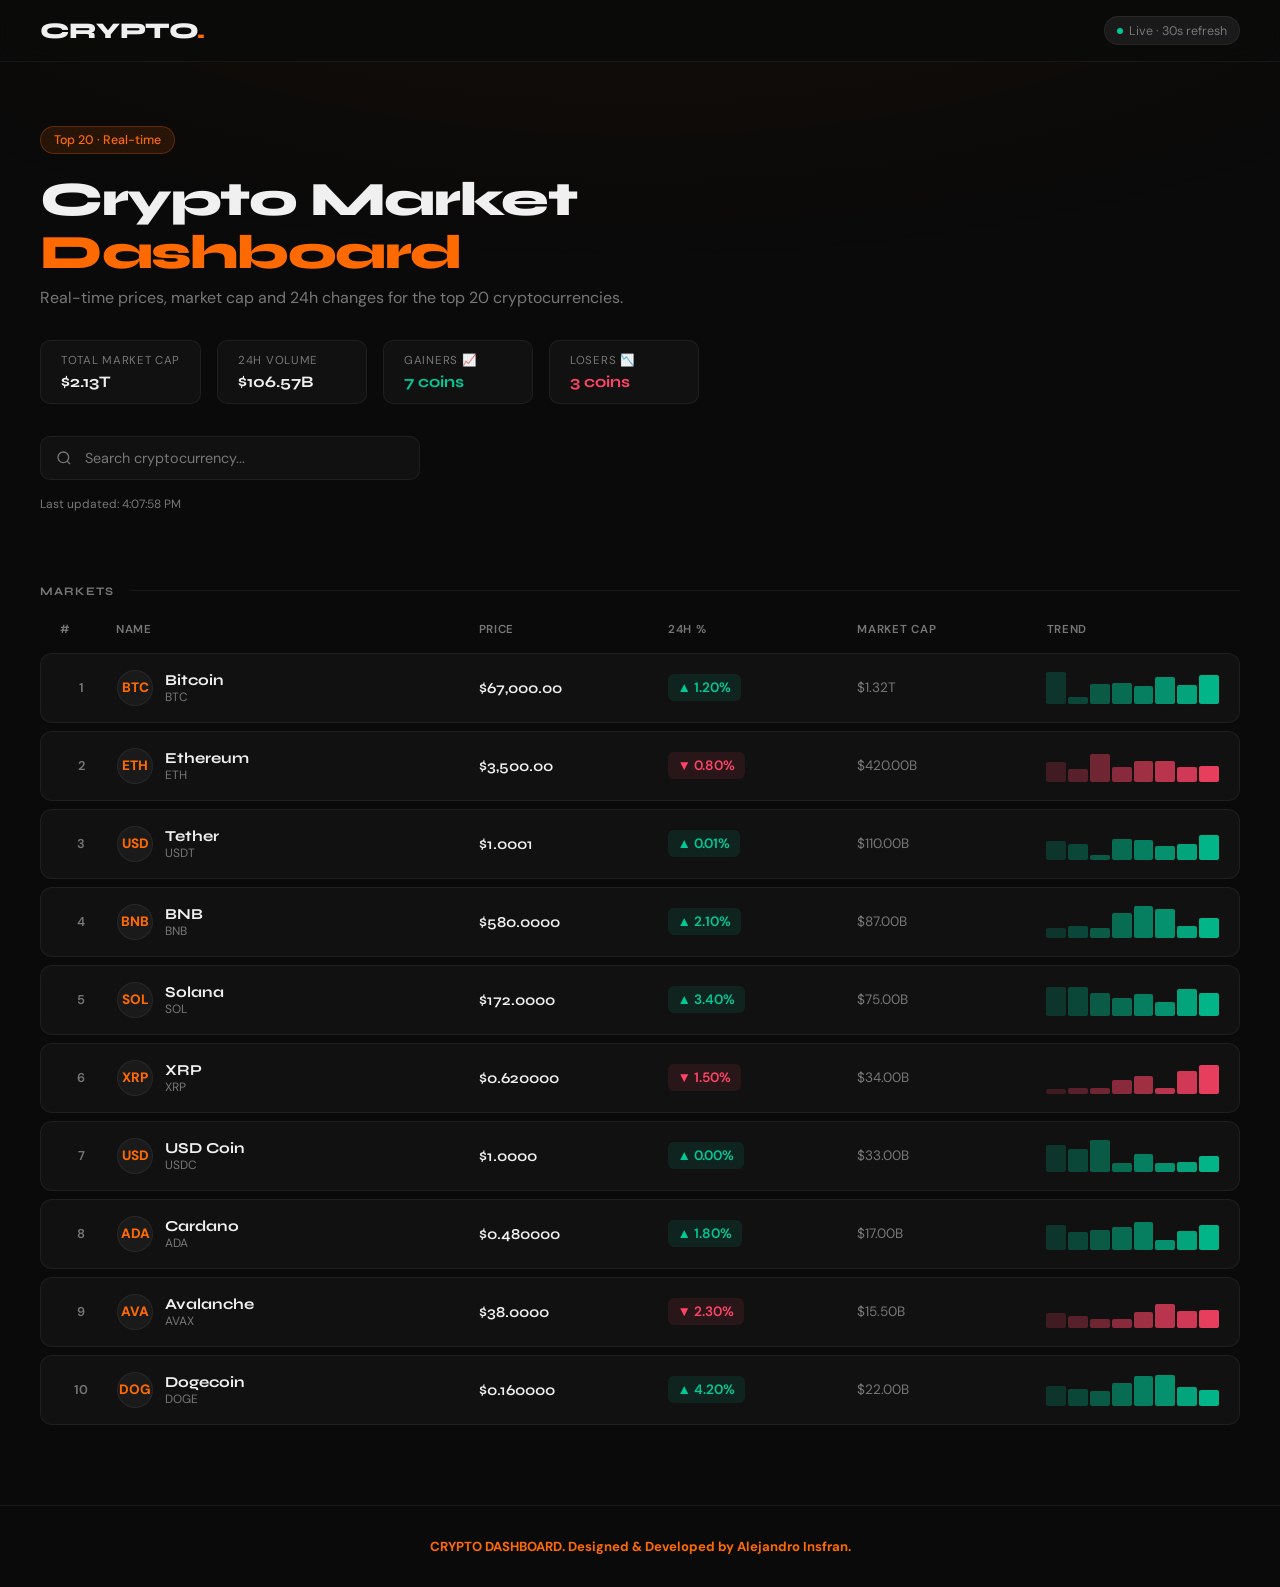
<file: index.html>
<!DOCTYPE html>
<html lang="en">
<head>
<meta charset="UTF-8">
<meta name="viewport" content="width=device-width, initial-scale=1.0">
<title>Crypto Market Dashboard</title>
<link href="https://fonts.googleapis.com/css2?family=Syne:wght@400;600;700;800&family=DM+Sans:wght@300;400;500&display=swap" rel="stylesheet">
<style>
:root {
  --orange: #ff6a00;
  --orange-glow: rgba(255,106,0,0.12);
  --bg: #0a0a0a;
  --surface: #111111;
  --surface2: #1a1a1a;
  --border: rgba(255,255,255,0.06);
  --text: #f0f0f0;
  --text-muted: #777;
  --green: #00c896;
  --green-glow: rgba(0,200,150,0.1);
  --red: #ff4466;
  --red-glow: rgba(255,68,102,0.1);
}
* { margin:0; padding:0; box-sizing:border-box; }
body { background:var(--bg); color:var(--text); font-family:'DM Sans', sans-serif; min-height:100vh; }
body::before {
  content:''; position:fixed; inset:0;
  background: radial-gradient(ellipse 80% 50% at 50% -20%, rgba(255,106,0,0.06), transparent);
  pointer-events:none; z-index:0;
}

header {
  position:sticky; top:0; z-index:50;
  background:rgba(10,10,10,0.9); backdrop-filter:blur(20px);
  border-bottom:1px solid var(--border);
  padding:1rem 2.5rem;
  display:flex; align-items:center; justify-content:space-between;
}
.logo { font-family:'Syne', sans-serif; font-weight:800; font-size:1.4rem; letter-spacing:-0.02em; }
.logo span { color:var(--orange); }
.live-badge {
  display:flex; align-items:center; gap:0.4rem;
  font-size:0.78rem; color:var(--text-muted);
  background:var(--surface2); border:1px solid var(--border);
  padding:0.35rem 0.75rem; border-radius:100px;
}
.live-dot { width:6px; height:6px; border-radius:50%; background:var(--green); animation:pulse 2s infinite; }
@keyframes pulse { 0%,100%{opacity:1} 50%{opacity:0.3} }

.hero { max-width:1300px; margin:0 auto; padding:4rem 2.5rem 2.5rem; position:relative; z-index:1; }
.hero-tag {
  display:inline-flex; align-items:center; gap:0.4rem;
  background:var(--orange-glow); border:1px solid rgba(255,106,0,0.25);
  color:var(--orange); padding:0.3rem 0.8rem; border-radius:100px;
  font-size:0.78rem; font-weight:500; margin-bottom:1.25rem;
}
.hero h1 {
  font-family:'Syne', sans-serif; font-size:clamp(1.8rem, 4vw, 3rem);
  font-weight:800; letter-spacing:-0.03em; line-height:1.1; margin-bottom:0.5rem;
}
.hero h1 span { color:var(--orange); }
.hero p { color:var(--text-muted); font-size:1rem; margin-bottom:2rem; }

.stats-bar { display:flex; gap:1rem; flex-wrap:wrap; margin-bottom:2rem; }
.stat-chip {
  background:var(--surface); border:1px solid var(--border);
  border-radius:10px; padding:0.75rem 1.25rem;
  display:flex; flex-direction:column; gap:0.2rem; min-width:150px;
}
.stat-chip-label { font-size:0.72rem; color:var(--text-muted); text-transform:uppercase; letter-spacing:0.06em; }
.stat-chip-value { font-family:'Syne', sans-serif; font-size:1rem; font-weight:700; }

.search-wrap { position:relative; max-width:380px; margin-bottom:1rem; }
.search-wrap svg { position:absolute; left:1rem; top:50%; transform:translateY(-50%); color:var(--text-muted); pointer-events:none; }
#search {
  width:100%; background:var(--surface); border:1px solid var(--border); color:var(--text);
  padding:0.75rem 1rem 0.75rem 2.75rem; border-radius:10px;
  font-family:'DM Sans', sans-serif; font-size:0.9rem; outline:none; transition:border-color 0.2s;
}
#search::placeholder { color:var(--text-muted); }
#search:focus { border-color:rgba(255,106,0,0.4); }
#last-updated { font-size:0.75rem; color:var(--text-muted); margin-bottom:2rem; }

.table-header { max-width:1300px; margin:0 auto; padding:0 2.5rem 0.5rem; position:relative; z-index:1; }
.section-label {
  font-family:'Syne', sans-serif; font-size:0.72rem; font-weight:700;
  letter-spacing:0.1em; text-transform:uppercase; color:var(--text-muted);
  margin-bottom:1rem; display:flex; align-items:center; gap:1rem;
}
.section-label::after { content:''; flex:1; height:1px; background:var(--border); }
.col-headers {
  display:grid; grid-template-columns: 40px 2fr 1fr 1fr 1fr 1fr;
  gap:1rem; padding:0.5rem 1.25rem;
  font-size:0.72rem; color:var(--text-muted); text-transform:uppercase; letter-spacing:0.06em; font-weight:600;
}

.coins-section { max-width:1300px; margin:0 auto; padding:0 2.5rem 5rem; position:relative; z-index:1; }
#crypto-list { display:flex; flex-direction:column; gap:0.5rem; }

.crypto-card {
  background:var(--surface); border:1px solid var(--border); border-radius:12px;
  padding:1rem 1.25rem; display:grid;
  grid-template-columns: 40px 2fr 1fr 1fr 1fr 1fr;
  gap:1rem; align-items:center;
  transition:all 0.25s cubic-bezier(0.23,1,0.32,1);
  animation: fadeUp 0.4s ease both;
}
.crypto-card:hover { border-color:rgba(255,106,0,0.25); background:var(--surface2); transform:translateX(4px); }
@keyframes fadeUp { from{opacity:0;transform:translateY(12px)} to{opacity:1;transform:translateY(0)} }
@keyframes flashGreen { 0%,100%{background:var(--surface)} 50%{background:rgba(0,200,150,0.08)} }
@keyframes flashRed   { 0%,100%{background:var(--surface)} 50%{background:rgba(255,68,102,0.08)} }
.flash-up   { animation:flashGreen 0.8s ease; }
.flash-down { animation:flashRed 0.8s ease; }

.coin-rank { font-size:0.8rem; color:var(--text-muted); font-weight:600; text-align:center; }
.coin-info { display:flex; align-items:center; gap:0.75rem; }
.coin-icon {
  width:36px; height:36px; border-radius:50%; flex-shrink:0; overflow:hidden;
  background:var(--surface2); border:1px solid var(--border);
  display:flex; align-items:center; justify-content:center;
}
.coin-icon img { width:100%; height:100%; object-fit:contain; border-radius:50%; }
.coin-name { font-family:'Syne', sans-serif; font-size:0.95rem; font-weight:700; }
.coin-symbol { font-size:0.75rem; color:var(--text-muted); text-transform:uppercase; }
.coin-price { font-family:'Syne', sans-serif; font-size:0.95rem; font-weight:600; }
.coin-change {
  display:inline-flex; align-items:center; gap:0.3rem;
  font-size:0.85rem; font-weight:600; padding:0.3rem 0.6rem; border-radius:6px; width:fit-content;
}
.coin-change.up   { color:var(--green); background:var(--green-glow); }
.coin-change.down { color:var(--red);   background:var(--red-glow); }
.coin-mcap { font-size:0.85rem; color:var(--text-muted); }
.mini-chart { height:32px; display:flex; align-items:flex-end; gap:2px; }
.mini-bar { flex:1; border-radius:2px; min-height:4px; }

.skeleton {
  background:linear-gradient(90deg, var(--surface) 25%, var(--surface2) 50%, var(--surface) 75%);
  background-size:200% 100%; animation:shimmer 1.5s infinite; border-radius:8px; height:20px;
}
@keyframes shimmer { 0%{background-position:200% 0} 100%{background-position:-200% 0} }
.skeleton-card {
  background:var(--surface); border:1px solid var(--border); border-radius:12px;
  padding:1rem 1.25rem; display:grid;
  grid-template-columns:40px 2fr 1fr 1fr 1fr 1fr;
  gap:1rem; align-items:center; margin-bottom:0.5rem;
}

.error-msg { text-align:center; padding:3rem; color:var(--text-muted); }
.error-msg strong { color:var(--red); display:block; margin-bottom:0.5rem; font-size:1.1rem; }

footer {
  text-align:center; padding:2rem; color:var(--text-muted); font-size:0.82rem;
  border-top:1px solid var(--border); position:relative; z-index:1;
}
footer strong { color:var(--orange); }

@media(max-width:900px) {
  .col-headers { display:none; }
  .crypto-card { grid-template-columns:40px 1fr 1fr; }
  .coin-mcap, .mini-chart { display:none; }
}
@media(max-width:640px) {
  header, .hero, .table-header, .coins-section { padding-left:1.25rem; padding-right:1.25rem; }
}
</style>
</head>
<body>

<header>
  <div class="logo">CRYPTO<span>.</span></div>
  <div class="live-badge"><span class="live-dot"></span>Live · 30s refresh</div>
</header>

<section class="hero">
  <div class="hero-tag">Top 20 · Real-time</div>
  <h1>Crypto Market<br><span>Dashboard</span></h1>
  <p>Real-time prices, market cap and 24h changes for the top 20 cryptocurrencies.</p>
  <div class="stats-bar">
    <div class="stat-chip"><span class="stat-chip-label">Total Market Cap</span><span class="stat-chip-value" id="totalMcap">—</span></div>
    <div class="stat-chip"><span class="stat-chip-label">24h Volume</span><span class="stat-chip-value" id="totalVolume">—</span></div>
    <div class="stat-chip"><span class="stat-chip-label">Gainers 📈</span><span class="stat-chip-value" id="gainers" style="color:var(--green)">—</span></div>
    <div class="stat-chip"><span class="stat-chip-label">Losers 📉</span><span class="stat-chip-value" id="losers" style="color:var(--red)">—</span></div>
  </div>
  <div class="search-wrap">
    <svg width="16" height="16" fill="none" stroke="currentColor" stroke-width="2" viewBox="0 0 24 24"><circle cx="11" cy="11" r="8"/><line x1="21" y1="21" x2="16.65" y2="16.65"/></svg>
    <input type="text" id="search" placeholder="Search cryptocurrency...">
  </div>
  <div id="last-updated"></div>
</section>

<div class="table-header">
  <div class="section-label">Markets</div>
  <div class="col-headers">
    <span>#</span><span>Name</span><span>Price</span><span>24h %</span><span>Market Cap</span><span>Trend</span>
  </div>
</div>

<section class="coins-section">
  <div id="crypto-list"></div>
</section>

<footer><strong>CRYPTO DASHBOARD. Designed & Developed by Alejandro Insfran.</strong></footer>
<script>
let coins = [];
let prevPrices = {};

function formatUSD(n) {
  n = parseFloat(n);
  if (isNaN(n)) return '—';
  if (n >= 1e12) return `$${(n/1e12).toFixed(2)}T`;
  if (n >= 1e9)  return `$${(n/1e9).toFixed(2)}B`;
  if (n >= 1e6)  return `$${(n/1e6).toFixed(2)}M`;
  return `$${n.toLocaleString()}`;
}

function formatPrice(p) {
  p = parseFloat(p);
  if (isNaN(p)) return '—';
  if (p >= 1000) return `$${p.toLocaleString('en-US',{minimumFractionDigits:2,maximumFractionDigits:2})}`;
  if (p >= 1)    return `$${p.toFixed(4)}`;
  return `$${p.toFixed(6)}`;
}

function getMiniChart(change) {
  const isUp = parseFloat(change) >= 0;
  const color = isUp ? 'var(--green)' : 'var(--red)';
  return Array.from({length:8}, (_,j) => {
    const h = 15 + Math.random() * 85;
    return `<div class="mini-bar" style="height:${h}%;background:${color};opacity:${0.2+j*0.1}"></div>`;
  }).join('');
}

function renderSkeletons() {
  const list = document.getElementById('crypto-list');
  list.innerHTML = '';
  for (let i = 0; i < 10; i++) {
    const s = document.createElement('div');
    s.className = 'skeleton-card';
    s.innerHTML = `
      <div class="skeleton" style="width:24px;height:24px;border-radius:50%"></div>
      <div style="display:flex;gap:.75rem;align-items:center">
        <div class="skeleton" style="width:36px;height:36px;border-radius:50%;flex-shrink:0"></div>
        <div style="flex:1;display:flex;flex-direction:column;gap:.3rem">
          <div class="skeleton" style="width:80px"></div>
          <div class="skeleton" style="width:40px;height:14px"></div>
        </div>
      </div>
      <div class="skeleton" style="width:80px"></div>
      <div class="skeleton" style="width:60px"></div>
      <div class="skeleton" style="width:90px"></div>
      <div class="skeleton" style="width:60px;height:32px"></div>
    `;
    list.appendChild(s);
  }
}

function renderCoins(data) {
  const list = document.getElementById('crypto-list');
  list.innerHTML = '';
  if (!data.length) {
    list.innerHTML = `<div class="error-msg">No results found.</div>`;
    return;
  }
  data.forEach((coin, i) => {
    const change = parseFloat(coin.changePercent24Hr) || 0;
    const isUp = change >= 0;
    const price = parseFloat(coin.priceUsd);
    const prev = prevPrices[coin.id];
    let flash = '';
    if (prev !== undefined) {
      if (price > prev) flash = 'flash-up';
      else if (price < prev) flash = 'flash-down';
    }
    prevPrices[coin.id] = price;

    const card = document.createElement('div');
    card.className = `crypto-card ${flash}`;
    card.style.animationDelay = `${i * 0.035}s`;
    card.innerHTML = `
      <span class="coin-rank">${coin.rank}</span>
      <div class="coin-info">
        <div class="coin-icon">
          <img src="https://assets.coincap.io/assets/icons/${coin.symbol.toLowerCase()}@2x.png"
            alt="${coin.symbol}"
            onerror="this.outerHTML='<span style=font-size:.85rem;font-weight:800;color:var(--orange)>${coin.symbol.slice(0,3)}</span>'">
        </div>
        <div>
          <div class="coin-name">${coin.name}</div>
          <div class="coin-symbol">${coin.symbol}</div>
        </div>
      </div>
      <div class="coin-price">${formatPrice(coin.priceUsd)}</div>
      <div class="coin-change ${isUp?'up':'down'}">${isUp?'▲':'▼'} ${Math.abs(change).toFixed(2)}%</div>
      <div class="coin-mcap">${formatUSD(coin.marketCapUsd)}</div>
      <div class="mini-chart">${getMiniChart(change)}</div>
    `;
    list.appendChild(card);
  });
}

function updateStats(data) {
  const mcap = data.reduce((a,b) => a + parseFloat(b.marketCapUsd||0), 0);
  const vol  = data.reduce((a,b) => a + parseFloat(b.volumeUsd24Hr||0), 0);
  const g = data.filter(c => parseFloat(c.changePercent24Hr) >= 0).length;
  document.getElementById('totalMcap').textContent   = formatUSD(mcap);
  document.getElementById('totalVolume').textContent = formatUSD(vol);
  document.getElementById('gainers').textContent     = `${g} coins`;
  document.getElementById('losers').textContent      = `${data.length - g} coins`;
}

// Intentamos CoinCap v2, si falla usamos v3
async function loadCrypto() {
  if (!coins.length) renderSkeletons();

  const urls = [
    'https://api.coincap.io/v2/assets?limit=20',
    'https://api.coincap.io/v3/assets?limit=20&apiKey=',
  ];

  let data = null;

  for (const url of urls) {
    try {
      const res = await fetch(url);
      if (!res.ok) continue;
      const json = await res.json();
      // v2 devuelve { data: [...] }, v3 igual
      if (json.data && json.data.length) { data = json.data; break; }
    } catch(e) { continue; }
  }

  if (!data) {
    // Fallback: datos estáticos de muestra para que no quede vacío
    data = getFallbackData();
  }

  coins = data;
  renderCoins(coins);
  updateStats(coins);
  document.getElementById('last-updated').textContent =
    `Last updated: ${new Date().toLocaleTimeString()}`;
}

// Datos de muestra por si la API no responde
function getFallbackData() {
  return [
    {rank:'1', id:'bitcoin',   name:'Bitcoin',   symbol:'BTC', priceUsd:'67000',  changePercent24Hr:'1.2',  marketCapUsd:'1320000000000', volumeUsd24Hr:'28000000000'},
    {rank:'2', id:'ethereum',  name:'Ethereum',  symbol:'ETH', priceUsd:'3500',   changePercent24Hr:'-0.8', marketCapUsd:'420000000000',  volumeUsd24Hr:'14000000000'},
    {rank:'3', id:'tether',    name:'Tether',    symbol:'USDT',priceUsd:'1.0001', changePercent24Hr:'0.01', marketCapUsd:'110000000000',  volumeUsd24Hr:'50000000000'},
    {rank:'4', id:'bnb',       name:'BNB',       symbol:'BNB', priceUsd:'580',    changePercent24Hr:'2.1',  marketCapUsd:'87000000000',   volumeUsd24Hr:'1800000000'},
    {rank:'5', id:'solana',    name:'Solana',    symbol:'SOL', priceUsd:'172',    changePercent24Hr:'3.4',  marketCapUsd:'75000000000',   volumeUsd24Hr:'3200000000'},
    {rank:'6', id:'xrp',       name:'XRP',       symbol:'XRP', priceUsd:'0.62',   changePercent24Hr:'-1.5', marketCapUsd:'34000000000',   volumeUsd24Hr:'1500000000'},
    {rank:'7', id:'usdc',      name:'USD Coin',  symbol:'USDC',priceUsd:'1.0000', changePercent24Hr:'0.00', marketCapUsd:'33000000000',   volumeUsd24Hr:'6000000000'},
    {rank:'8', id:'cardano',   name:'Cardano',   symbol:'ADA', priceUsd:'0.48',   changePercent24Hr:'1.8',  marketCapUsd:'17000000000',   volumeUsd24Hr:'450000000'},
    {rank:'9', id:'avalanche', name:'Avalanche', symbol:'AVAX',priceUsd:'38',     changePercent24Hr:'-2.3', marketCapUsd:'15500000000',   volumeUsd24Hr:'520000000'},
    {rank:'10',id:'dogecoin',  name:'Dogecoin',  symbol:'DOGE',priceUsd:'0.16',   changePercent24Hr:'4.2',  marketCapUsd:'22000000000',   volumeUsd24Hr:'1100000000'},
  ];
}

document.getElementById('search').addEventListener('input', function() {
  const val = this.value.toLowerCase();
  const filtered = coins.filter(c =>
    c.name.toLowerCase().includes(val) || c.symbol.toLowerCase().includes(val)
  );
  renderCoins(filtered);
});

loadCrypto();
setInterval(loadCrypto, 30000);
</script>
</body>
</html>
</file>
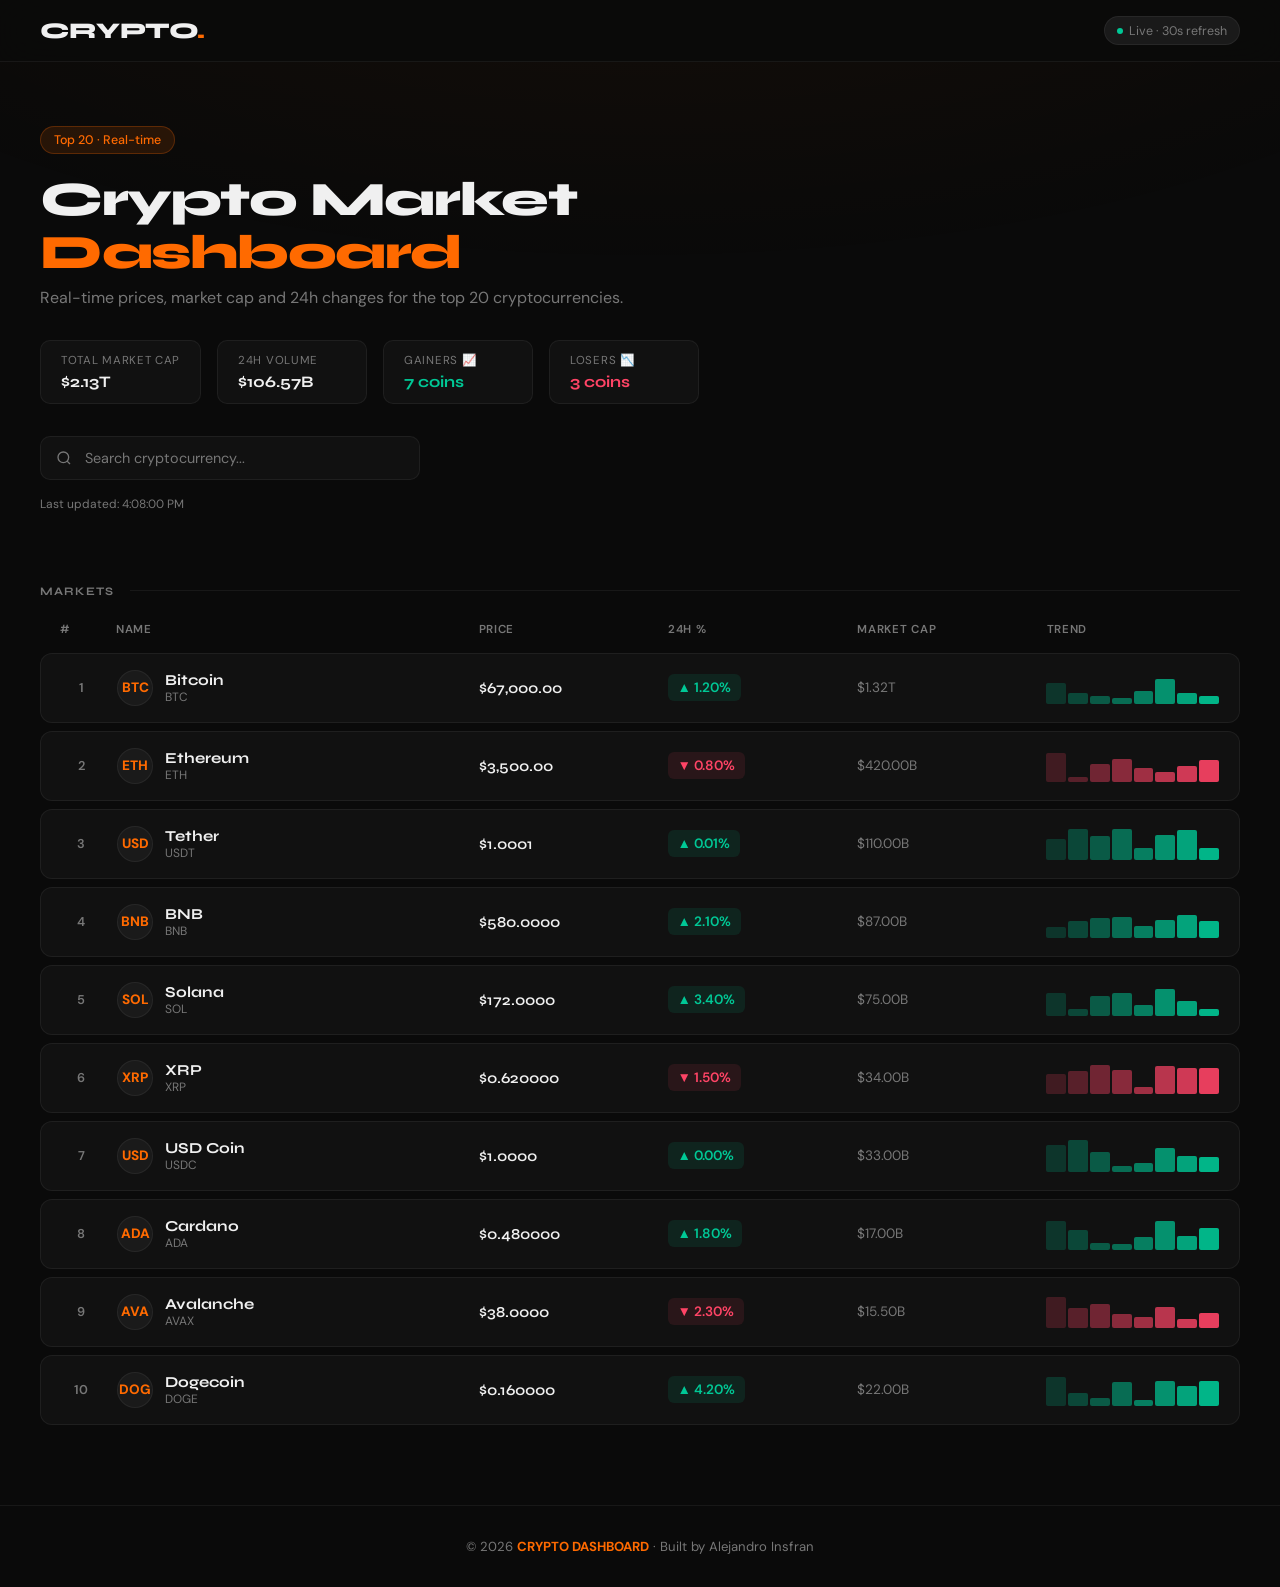
<file: crypto3.html>
<!DOCTYPE html>
<html lang="en">
<head>
<meta charset="UTF-8">
<meta name="viewport" content="width=device-width, initial-scale=1.0">
<title>Crypto Market Dashboard</title>
<link href="https://fonts.googleapis.com/css2?family=Syne:wght@400;600;700;800&family=DM+Sans:wght@300;400;500&display=swap" rel="stylesheet">
<style>
:root {
  --orange: #ff6a00;
  --orange-glow: rgba(255,106,0,0.12);
  --bg: #0a0a0a;
  --surface: #111111;
  --surface2: #1a1a1a;
  --border: rgba(255,255,255,0.06);
  --text: #f0f0f0;
  --text-muted: #777;
  --green: #00c896;
  --green-glow: rgba(0,200,150,0.1);
  --red: #ff4466;
  --red-glow: rgba(255,68,102,0.1);
}
* { margin:0; padding:0; box-sizing:border-box; }
body { background:var(--bg); color:var(--text); font-family:'DM Sans', sans-serif; min-height:100vh; }
body::before {
  content:''; position:fixed; inset:0;
  background: radial-gradient(ellipse 80% 50% at 50% -20%, rgba(255,106,0,0.06), transparent);
  pointer-events:none; z-index:0;
}

header {
  position:sticky; top:0; z-index:50;
  background:rgba(10,10,10,0.9); backdrop-filter:blur(20px);
  border-bottom:1px solid var(--border);
  padding:1rem 2.5rem;
  display:flex; align-items:center; justify-content:space-between;
}
.logo { font-family:'Syne', sans-serif; font-weight:800; font-size:1.4rem; letter-spacing:-0.02em; }
.logo span { color:var(--orange); }
.live-badge {
  display:flex; align-items:center; gap:0.4rem;
  font-size:0.78rem; color:var(--text-muted);
  background:var(--surface2); border:1px solid var(--border);
  padding:0.35rem 0.75rem; border-radius:100px;
}
.live-dot { width:6px; height:6px; border-radius:50%; background:var(--green); animation:pulse 2s infinite; }
@keyframes pulse { 0%,100%{opacity:1} 50%{opacity:0.3} }

.hero { max-width:1300px; margin:0 auto; padding:4rem 2.5rem 2.5rem; position:relative; z-index:1; }
.hero-tag {
  display:inline-flex; align-items:center; gap:0.4rem;
  background:var(--orange-glow); border:1px solid rgba(255,106,0,0.25);
  color:var(--orange); padding:0.3rem 0.8rem; border-radius:100px;
  font-size:0.78rem; font-weight:500; margin-bottom:1.25rem;
}
.hero h1 {
  font-family:'Syne', sans-serif; font-size:clamp(1.8rem, 4vw, 3rem);
  font-weight:800; letter-spacing:-0.03em; line-height:1.1; margin-bottom:0.5rem;
}
.hero h1 span { color:var(--orange); }
.hero p { color:var(--text-muted); font-size:1rem; margin-bottom:2rem; }

.stats-bar { display:flex; gap:1rem; flex-wrap:wrap; margin-bottom:2rem; }
.stat-chip {
  background:var(--surface); border:1px solid var(--border);
  border-radius:10px; padding:0.75rem 1.25rem;
  display:flex; flex-direction:column; gap:0.2rem; min-width:150px;
}
.stat-chip-label { font-size:0.72rem; color:var(--text-muted); text-transform:uppercase; letter-spacing:0.06em; }
.stat-chip-value { font-family:'Syne', sans-serif; font-size:1rem; font-weight:700; }

.search-wrap { position:relative; max-width:380px; margin-bottom:1rem; }
.search-wrap svg { position:absolute; left:1rem; top:50%; transform:translateY(-50%); color:var(--text-muted); pointer-events:none; }
#search {
  width:100%; background:var(--surface); border:1px solid var(--border); color:var(--text);
  padding:0.75rem 1rem 0.75rem 2.75rem; border-radius:10px;
  font-family:'DM Sans', sans-serif; font-size:0.9rem; outline:none; transition:border-color 0.2s;
}
#search::placeholder { color:var(--text-muted); }
#search:focus { border-color:rgba(255,106,0,0.4); }
#last-updated { font-size:0.75rem; color:var(--text-muted); margin-bottom:2rem; }

.table-header { max-width:1300px; margin:0 auto; padding:0 2.5rem 0.5rem; position:relative; z-index:1; }
.section-label {
  font-family:'Syne', sans-serif; font-size:0.72rem; font-weight:700;
  letter-spacing:0.1em; text-transform:uppercase; color:var(--text-muted);
  margin-bottom:1rem; display:flex; align-items:center; gap:1rem;
}
.section-label::after { content:''; flex:1; height:1px; background:var(--border); }
.col-headers {
  display:grid; grid-template-columns: 40px 2fr 1fr 1fr 1fr 1fr;
  gap:1rem; padding:0.5rem 1.25rem;
  font-size:0.72rem; color:var(--text-muted); text-transform:uppercase; letter-spacing:0.06em; font-weight:600;
}

.coins-section { max-width:1300px; margin:0 auto; padding:0 2.5rem 5rem; position:relative; z-index:1; }
#crypto-list { display:flex; flex-direction:column; gap:0.5rem; }

.crypto-card {
  background:var(--surface); border:1px solid var(--border); border-radius:12px;
  padding:1rem 1.25rem; display:grid;
  grid-template-columns: 40px 2fr 1fr 1fr 1fr 1fr;
  gap:1rem; align-items:center;
  transition:all 0.25s cubic-bezier(0.23,1,0.32,1);
  animation: fadeUp 0.4s ease both;
}
.crypto-card:hover { border-color:rgba(255,106,0,0.25); background:var(--surface2); transform:translateX(4px); }
@keyframes fadeUp { from{opacity:0;transform:translateY(12px)} to{opacity:1;transform:translateY(0)} }
@keyframes flashGreen { 0%,100%{background:var(--surface)} 50%{background:rgba(0,200,150,0.08)} }
@keyframes flashRed   { 0%,100%{background:var(--surface)} 50%{background:rgba(255,68,102,0.08)} }
.flash-up   { animation:flashGreen 0.8s ease; }
.flash-down { animation:flashRed 0.8s ease; }

.coin-rank { font-size:0.8rem; color:var(--text-muted); font-weight:600; text-align:center; }
.coin-info { display:flex; align-items:center; gap:0.75rem; }
.coin-icon {
  width:36px; height:36px; border-radius:50%; flex-shrink:0; overflow:hidden;
  background:var(--surface2); border:1px solid var(--border);
  display:flex; align-items:center; justify-content:center;
}
.coin-icon img { width:100%; height:100%; object-fit:contain; border-radius:50%; }
.coin-name { font-family:'Syne', sans-serif; font-size:0.95rem; font-weight:700; }
.coin-symbol { font-size:0.75rem; color:var(--text-muted); text-transform:uppercase; }
.coin-price { font-family:'Syne', sans-serif; font-size:0.95rem; font-weight:600; }
.coin-change {
  display:inline-flex; align-items:center; gap:0.3rem;
  font-size:0.85rem; font-weight:600; padding:0.3rem 0.6rem; border-radius:6px; width:fit-content;
}
.coin-change.up   { color:var(--green); background:var(--green-glow); }
.coin-change.down { color:var(--red);   background:var(--red-glow); }
.coin-mcap { font-size:0.85rem; color:var(--text-muted); }
.mini-chart { height:32px; display:flex; align-items:flex-end; gap:2px; }
.mini-bar { flex:1; border-radius:2px; min-height:4px; }

.skeleton {
  background:linear-gradient(90deg, var(--surface) 25%, var(--surface2) 50%, var(--surface) 75%);
  background-size:200% 100%; animation:shimmer 1.5s infinite; border-radius:8px; height:20px;
}
@keyframes shimmer { 0%{background-position:200% 0} 100%{background-position:-200% 0} }
.skeleton-card {
  background:var(--surface); border:1px solid var(--border); border-radius:12px;
  padding:1rem 1.25rem; display:grid;
  grid-template-columns:40px 2fr 1fr 1fr 1fr 1fr;
  gap:1rem; align-items:center; margin-bottom:0.5rem;
}

.error-msg { text-align:center; padding:3rem; color:var(--text-muted); }
.error-msg strong { color:var(--red); display:block; margin-bottom:0.5rem; font-size:1.1rem; }

footer {
  text-align:center; padding:2rem; color:var(--text-muted); font-size:0.82rem;
  border-top:1px solid var(--border); position:relative; z-index:1;
}
footer strong { color:var(--orange); }

@media(max-width:900px) {
  .col-headers { display:none; }
  .crypto-card { grid-template-columns:40px 1fr 1fr; }
  .coin-mcap, .mini-chart { display:none; }
}
@media(max-width:640px) {
  header, .hero, .table-header, .coins-section { padding-left:1.25rem; padding-right:1.25rem; }
}
</style>
</head>
<body>

<header>
  <div class="logo">CRYPTO<span>.</span></div>
  <div class="live-badge"><span class="live-dot"></span>Live · 30s refresh</div>
</header>

<section class="hero">
  <div class="hero-tag">Top 20 · Real-time</div>
  <h1>Crypto Market<br><span>Dashboard</span></h1>
  <p>Real-time prices, market cap and 24h changes for the top 20 cryptocurrencies.</p>
  <div class="stats-bar">
    <div class="stat-chip"><span class="stat-chip-label">Total Market Cap</span><span class="stat-chip-value" id="totalMcap">—</span></div>
    <div class="stat-chip"><span class="stat-chip-label">24h Volume</span><span class="stat-chip-value" id="totalVolume">—</span></div>
    <div class="stat-chip"><span class="stat-chip-label">Gainers 📈</span><span class="stat-chip-value" id="gainers" style="color:var(--green)">—</span></div>
    <div class="stat-chip"><span class="stat-chip-label">Losers 📉</span><span class="stat-chip-value" id="losers" style="color:var(--red)">—</span></div>
  </div>
  <div class="search-wrap">
    <svg width="16" height="16" fill="none" stroke="currentColor" stroke-width="2" viewBox="0 0 24 24"><circle cx="11" cy="11" r="8"/><line x1="21" y1="21" x2="16.65" y2="16.65"/></svg>
    <input type="text" id="search" placeholder="Search cryptocurrency...">
  </div>
  <div id="last-updated"></div>
</section>

<div class="table-header">
  <div class="section-label">Markets</div>
  <div class="col-headers">
    <span>#</span><span>Name</span><span>Price</span><span>24h %</span><span>Market Cap</span><span>Trend</span>
  </div>
</div>

<section class="coins-section">
  <div id="crypto-list"></div>
</section>

<footer>&copy; 2026 <strong>CRYPTO DASHBOARD</strong> · Built by Alejandro Insfran</footer>

<script>
let coins = [];
let prevPrices = {};

function formatUSD(n) {
  n = parseFloat(n);
  if (isNaN(n)) return '—';
  if (n >= 1e12) return `$${(n/1e12).toFixed(2)}T`;
  if (n >= 1e9)  return `$${(n/1e9).toFixed(2)}B`;
  if (n >= 1e6)  return `$${(n/1e6).toFixed(2)}M`;
  return `$${n.toLocaleString()}`;
}

function formatPrice(p) {
  p = parseFloat(p);
  if (isNaN(p)) return '—';
  if (p >= 1000) return `$${p.toLocaleString('en-US',{minimumFractionDigits:2,maximumFractionDigits:2})}`;
  if (p >= 1)    return `$${p.toFixed(4)}`;
  return `$${p.toFixed(6)}`;
}

function getMiniChart(change) {
  const isUp = parseFloat(change) >= 0;
  const color = isUp ? 'var(--green)' : 'var(--red)';
  return Array.from({length:8}, (_,j) => {
    const h = 15 + Math.random() * 85;
    return `<div class="mini-bar" style="height:${h}%;background:${color};opacity:${0.2+j*0.1}"></div>`;
  }).join('');
}

function renderSkeletons() {
  const list = document.getElementById('crypto-list');
  list.innerHTML = '';
  for (let i = 0; i < 10; i++) {
    const s = document.createElement('div');
    s.className = 'skeleton-card';
    s.innerHTML = `
      <div class="skeleton" style="width:24px;height:24px;border-radius:50%"></div>
      <div style="display:flex;gap:.75rem;align-items:center">
        <div class="skeleton" style="width:36px;height:36px;border-radius:50%;flex-shrink:0"></div>
        <div style="flex:1;display:flex;flex-direction:column;gap:.3rem">
          <div class="skeleton" style="width:80px"></div>
          <div class="skeleton" style="width:40px;height:14px"></div>
        </div>
      </div>
      <div class="skeleton" style="width:80px"></div>
      <div class="skeleton" style="width:60px"></div>
      <div class="skeleton" style="width:90px"></div>
      <div class="skeleton" style="width:60px;height:32px"></div>
    `;
    list.appendChild(s);
  }
}

function renderCoins(data) {
  const list = document.getElementById('crypto-list');
  list.innerHTML = '';
  if (!data.length) {
    list.innerHTML = `<div class="error-msg">No results found.</div>`;
    return;
  }
  data.forEach((coin, i) => {
    const change = parseFloat(coin.changePercent24Hr) || 0;
    const isUp = change >= 0;
    const price = parseFloat(coin.priceUsd);
    const prev = prevPrices[coin.id];
    let flash = '';
    if (prev !== undefined) {
      if (price > prev) flash = 'flash-up';
      else if (price < prev) flash = 'flash-down';
    }
    prevPrices[coin.id] = price;

    const card = document.createElement('div');
    card.className = `crypto-card ${flash}`;
    card.style.animationDelay = `${i * 0.035}s`;
    card.innerHTML = `
      <span class="coin-rank">${coin.rank}</span>
      <div class="coin-info">
        <div class="coin-icon">
          <img src="https://assets.coincap.io/assets/icons/${coin.symbol.toLowerCase()}@2x.png"
            alt="${coin.symbol}"
            onerror="this.outerHTML='<span style=font-size:.85rem;font-weight:800;color:var(--orange)>${coin.symbol.slice(0,3)}</span>'">
        </div>
        <div>
          <div class="coin-name">${coin.name}</div>
          <div class="coin-symbol">${coin.symbol}</div>
        </div>
      </div>
      <div class="coin-price">${formatPrice(coin.priceUsd)}</div>
      <div class="coin-change ${isUp?'up':'down'}">${isUp?'▲':'▼'} ${Math.abs(change).toFixed(2)}%</div>
      <div class="coin-mcap">${formatUSD(coin.marketCapUsd)}</div>
      <div class="mini-chart">${getMiniChart(change)}</div>
    `;
    list.appendChild(card);
  });
}

function updateStats(data) {
  const mcap = data.reduce((a,b) => a + parseFloat(b.marketCapUsd||0), 0);
  const vol  = data.reduce((a,b) => a + parseFloat(b.volumeUsd24Hr||0), 0);
  const g = data.filter(c => parseFloat(c.changePercent24Hr) >= 0).length;
  document.getElementById('totalMcap').textContent   = formatUSD(mcap);
  document.getElementById('totalVolume').textContent = formatUSD(vol);
  document.getElementById('gainers').textContent     = `${g} coins`;
  document.getElementById('losers').textContent      = `${data.length - g} coins`;
}

// Intentamos CoinCap v2, si falla usamos v3
async function loadCrypto() {
  if (!coins.length) renderSkeletons();

  const urls = [
    'https://api.coincap.io/v2/assets?limit=20',
    'https://api.coincap.io/v3/assets?limit=20&apiKey=',
  ];

  let data = null;

  for (const url of urls) {
    try {
      const res = await fetch(url);
      if (!res.ok) continue;
      const json = await res.json();
      // v2 devuelve { data: [...] }, v3 igual
      if (json.data && json.data.length) { data = json.data; break; }
    } catch(e) { continue; }
  }

  if (!data) {
    // Fallback: datos estáticos de muestra para que no quede vacío
    data = getFallbackData();
  }

  coins = data;
  renderCoins(coins);
  updateStats(coins);
  document.getElementById('last-updated').textContent =
    `Last updated: ${new Date().toLocaleTimeString()}`;
}

// Datos de muestra por si la API no responde
function getFallbackData() {
  return [
    {rank:'1', id:'bitcoin',   name:'Bitcoin',   symbol:'BTC', priceUsd:'67000',  changePercent24Hr:'1.2',  marketCapUsd:'1320000000000', volumeUsd24Hr:'28000000000'},
    {rank:'2', id:'ethereum',  name:'Ethereum',  symbol:'ETH', priceUsd:'3500',   changePercent24Hr:'-0.8', marketCapUsd:'420000000000',  volumeUsd24Hr:'14000000000'},
    {rank:'3', id:'tether',    name:'Tether',    symbol:'USDT',priceUsd:'1.0001', changePercent24Hr:'0.01', marketCapUsd:'110000000000',  volumeUsd24Hr:'50000000000'},
    {rank:'4', id:'bnb',       name:'BNB',       symbol:'BNB', priceUsd:'580',    changePercent24Hr:'2.1',  marketCapUsd:'87000000000',   volumeUsd24Hr:'1800000000'},
    {rank:'5', id:'solana',    name:'Solana',    symbol:'SOL', priceUsd:'172',    changePercent24Hr:'3.4',  marketCapUsd:'75000000000',   volumeUsd24Hr:'3200000000'},
    {rank:'6', id:'xrp',       name:'XRP',       symbol:'XRP', priceUsd:'0.62',   changePercent24Hr:'-1.5', marketCapUsd:'34000000000',   volumeUsd24Hr:'1500000000'},
    {rank:'7', id:'usdc',      name:'USD Coin',  symbol:'USDC',priceUsd:'1.0000', changePercent24Hr:'0.00', marketCapUsd:'33000000000',   volumeUsd24Hr:'6000000000'},
    {rank:'8', id:'cardano',   name:'Cardano',   symbol:'ADA', priceUsd:'0.48',   changePercent24Hr:'1.8',  marketCapUsd:'17000000000',   volumeUsd24Hr:'450000000'},
    {rank:'9', id:'avalanche', name:'Avalanche', symbol:'AVAX',priceUsd:'38',     changePercent24Hr:'-2.3', marketCapUsd:'15500000000',   volumeUsd24Hr:'520000000'},
    {rank:'10',id:'dogecoin',  name:'Dogecoin',  symbol:'DOGE',priceUsd:'0.16',   changePercent24Hr:'4.2',  marketCapUsd:'22000000000',   volumeUsd24Hr:'1100000000'},
  ];
}

document.getElementById('search').addEventListener('input', function() {
  const val = this.value.toLowerCase();
  const filtered = coins.filter(c =>
    c.name.toLowerCase().includes(val) || c.symbol.toLowerCase().includes(val)
  );
  renderCoins(filtered);
});

loadCrypto();
setInterval(loadCrypto, 30000);
</script>
</body>
</html>
</file>
